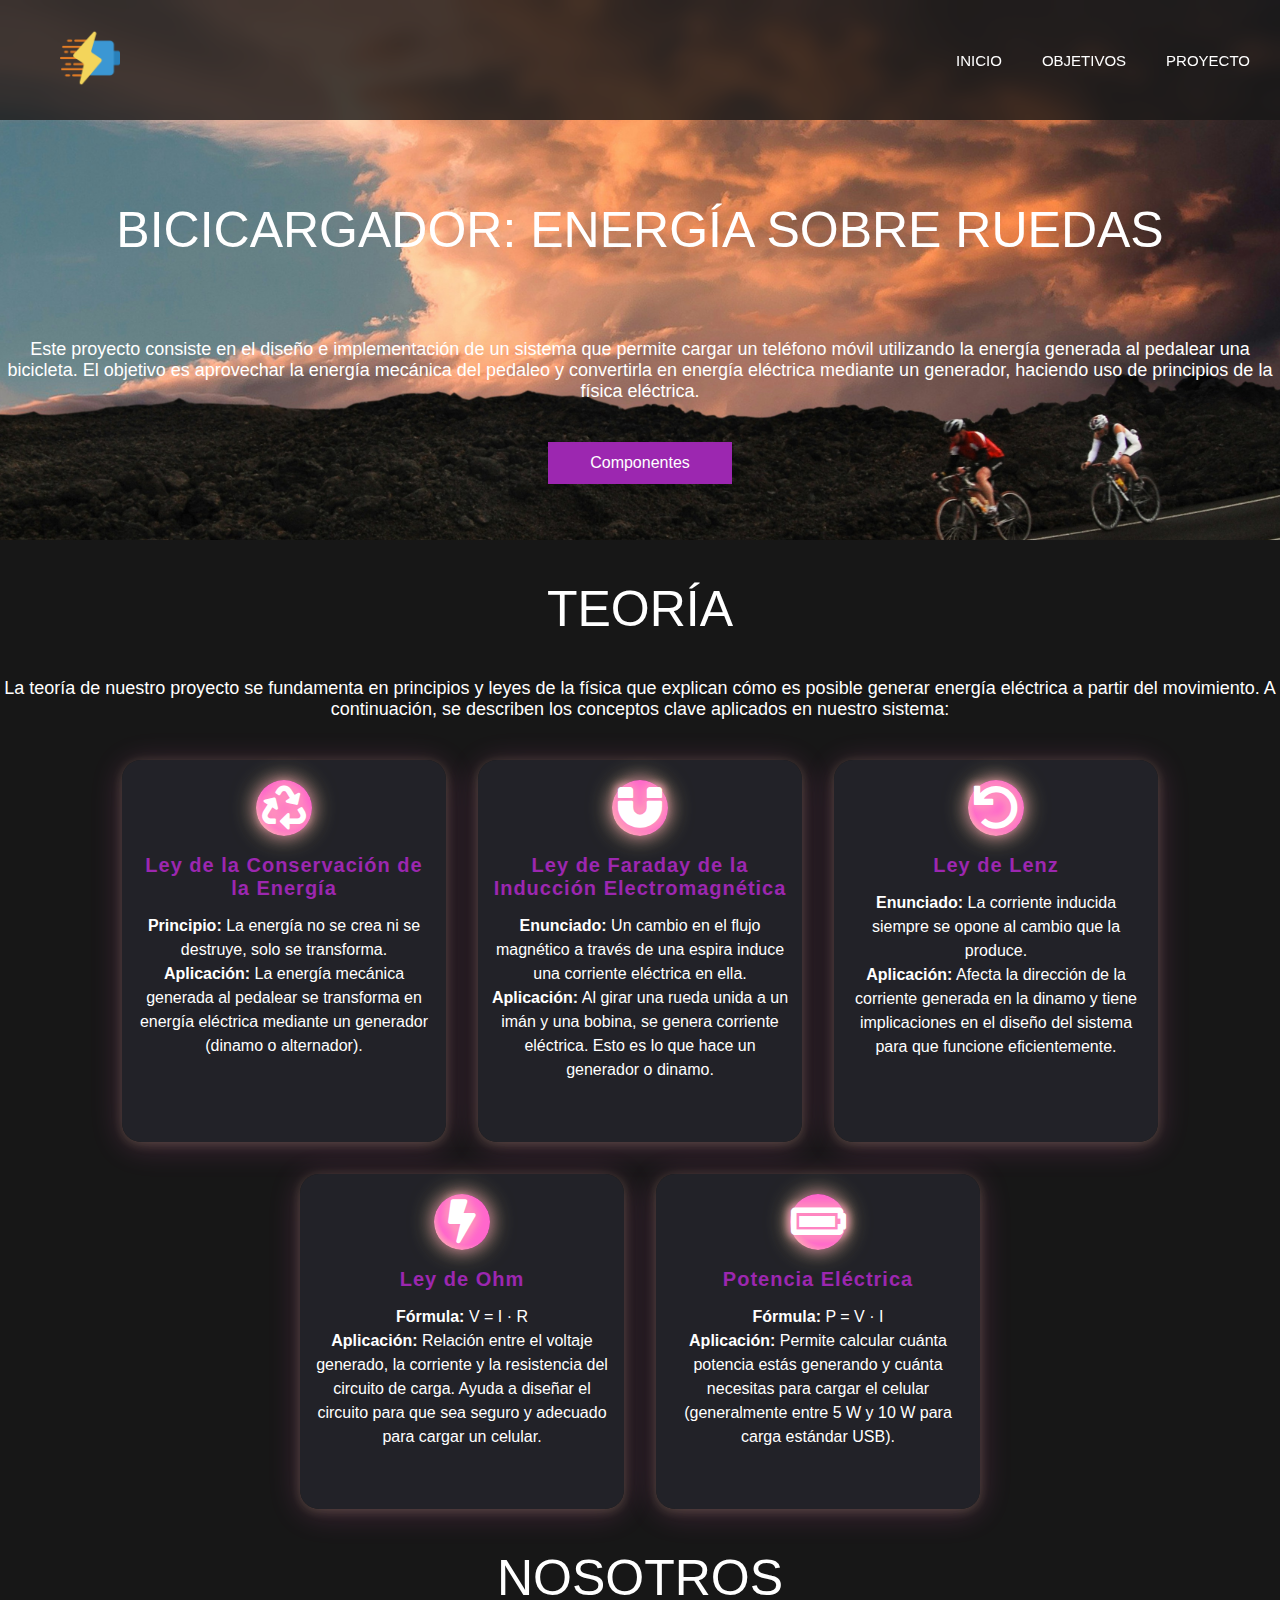
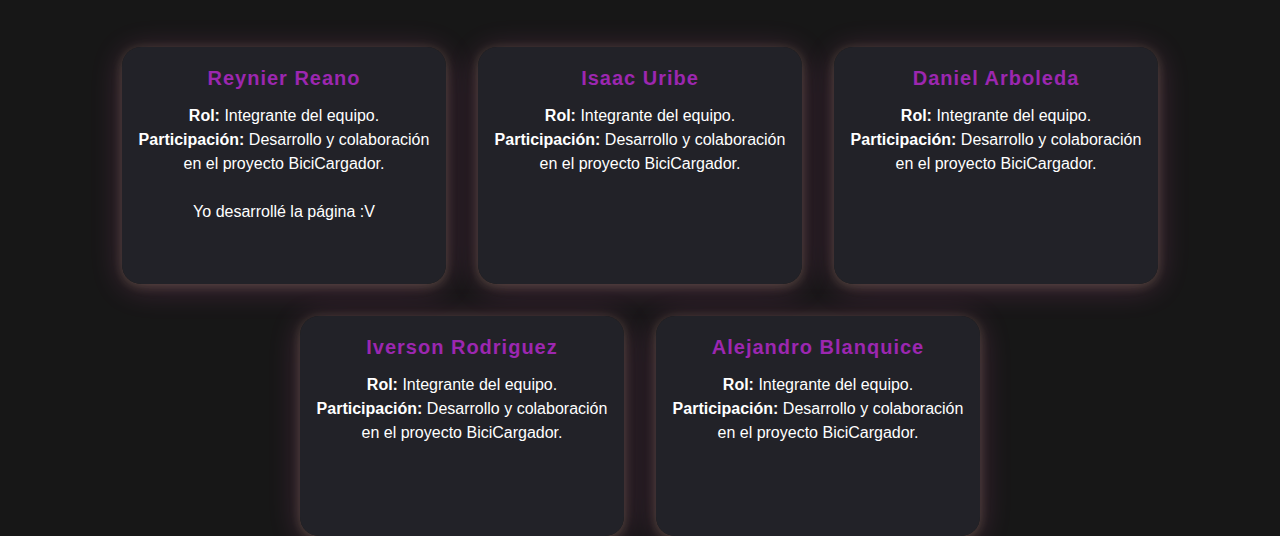
<file: index.html>
<!DOCTYPE html>
<html lang="en">
<head>
    <meta charset="UTF-8">
    
    <meta name="viewport" content="width=device-width, initial-scale=1.0">
    <link rel="stylesheet" href="https://cdnjs.cloudflare.com/ajax/libs/font-awesome/5.15.1/css/all.min.css">
    <link rel="stylesheet" href="style.css">
    <link rel="preconnect" href="https://fonts.googleapis.com">
    <title>PROYECTO</title>
</head>
<body>
    <div class="head">
        <div class="logo">
            <a href="#">
                <img src="img/bateria.png" alt="Logo" style="height:60px;">
            </a>
        </div>
        <nav class="navbar">
            <a href="index.html">Inicio</a>
            <a href="objetivos.html">Objetivos</a>
            <a href="Proyecto.html">Proyecto</a>
        </nav>
    </div>

    <header class="content header">
        
        <p><br><br><br><br><br>
            <h2 class="title">BiciCargador: Energía sobre ruedas</h2>
        </p>
        <div class="descripcion-proyecto">
            <p>
                Este proyecto consiste en el diseño e implementación de un sistema que permite cargar un teléfono móvil utilizando la energía generada al pedalear una bicicleta. El objetivo es aprovechar la energía mecánica del pedaleo y convertirla en energía eléctrica mediante un generador, haciendo uso de principios de la física eléctrica.
            </p>
        </div>
        <div class="btn-home">
            <a href="SaberMas.html" class="btn">Componentes</a>
        </div>
    </header>

    <section class="content sau">
    <h2 class="title">Teoría</h2>
    <div class="teoria-texto">
        <p>
            La teoría de nuestro proyecto se fundamenta en principios y leyes de la física que explican cómo es posible generar energía eléctrica a partir del movimiento. A continuación, se describen los conceptos clave aplicados en nuestro sistema:
        </p>
    </div>
    <div class="box-container">
        <div class="box">
            <i class="fas fa-recycle"></i>
            <h3>Ley de la Conservación de la Energía</h3>
            <p>
                <strong>Principio:</strong> La energía no se crea ni se destruye, solo se transforma.<br>
                <strong>Aplicación:</strong> La energía mecánica generada al pedalear se transforma en energía eléctrica mediante un generador (dinamo o alternador).
            </p>
        </div>
        <div class="box">
            <i class="fas fa-magnet"></i>
            <h3>Ley de Faraday de la Inducción Electromagnética</h3>
            <p>
                <strong>Enunciado:</strong> Un cambio en el flujo magnético a través de una espira induce una corriente eléctrica en ella.<br>
                <strong>Aplicación:</strong> Al girar una rueda unida a un imán y una bobina, se genera corriente eléctrica. Esto es lo que hace un generador o dinamo.
            </p>
        </div>
        <div class="box">
            <i class="fas fa-undo"></i>
            <h3>Ley de Lenz</h3>
            <p>
                <strong>Enunciado:</strong> La corriente inducida siempre se opone al cambio que la produce.<br>
                <strong>Aplicación:</strong> Afecta la dirección de la corriente generada en la dinamo y tiene implicaciones en el diseño del sistema para que funcione eficientemente.
            </p>
        </div>
        <div class="box">
            <i class="fas fa-bolt"></i>
            <h3>Ley de Ohm</h3>
            <p>
                <strong>Fórmula:</strong> V = I &middot; R<br>
                <strong>Aplicación:</strong> Relación entre el voltaje generado, la corriente y la resistencia del circuito de carga. Ayuda a diseñar el circuito para que sea seguro y adecuado para cargar un celular.
            </p>
        </div>
        <div class="box">
            <i class="fas fa-battery-full"></i>
            <h3>Potencia Eléctrica</h3>
            <p>
                <strong>Fórmula:</strong> P = V &middot; I<br>
                <strong>Aplicación:</strong> Permite calcular cuánta potencia estás generando y cuánta necesitas para cargar el celular (generalmente entre 5 W y 10 W para carga estándar USB).
            </p>
        </div>
    </div>
</section>

<section class="content about">
    <h2 class="title">Nosotros</h2>
    <div class="box-container">
        <div class="box">
            <h3>Reynier Reano</h3>
            <p>
                <strong>Rol:</strong> Integrante del equipo.<br>
                <strong>Participación:</strong> Desarrollo y colaboración en el proyecto BiciCargador.<br><br>
                Yo desarrollé la página :V
            </p>
        </div>
        <div class="box">
            <h3>Isaac Uribe</h3>
            <p>
                <strong>Rol:</strong> Integrante del equipo.<br>
                <strong>Participación:</strong> Desarrollo y colaboración en el proyecto BiciCargador.
            </p>
        </div>
        <div class="box">
            <h3>Daniel Arboleda</h3>
            <p>
                <strong>Rol:</strong> Integrante del equipo.<br>
                <strong>Participación:</strong> Desarrollo y colaboración en el proyecto BiciCargador.
            </p>
        </div>
        <div class="box">
            <h3>Iverson Rodriguez</h3>
            <p>
                <strong>Rol:</strong> Integrante del equipo.<br>
                <strong>Participación:</strong> Desarrollo y colaboración en el proyecto BiciCargador.
            </p>
        </div>
        <div class="box">
            <h3>Alejandro Blanquice</h3>
            <p>
                <strong>Rol:</strong> Integrante del equipo.<br>
                <strong>Participación:</strong> Desarrollo y colaboración en el proyecto BiciCargador.
            </p>
        </div>
    </div>
</section>

<script>
const logo = document.querySelector('.logo');
const navbar = document.querySelector('.navbar');
const head = document.querySelector('.head');
const body = document.body;

window.addEventListener('scroll', () => {
    if (window.scrollY > 60) {
        logo.classList.add('hide');
        navbar.classList.add('sticky');
        head.classList.add('compact');
        body.classList.add('body-padding');
    } else {
        logo.classList.remove('hide');
        navbar.classList.remove('sticky');
        head.classList.remove('compact');
        body.classList.remove('body-padding');
    }
});
</script>
</body>
</html>
</file>
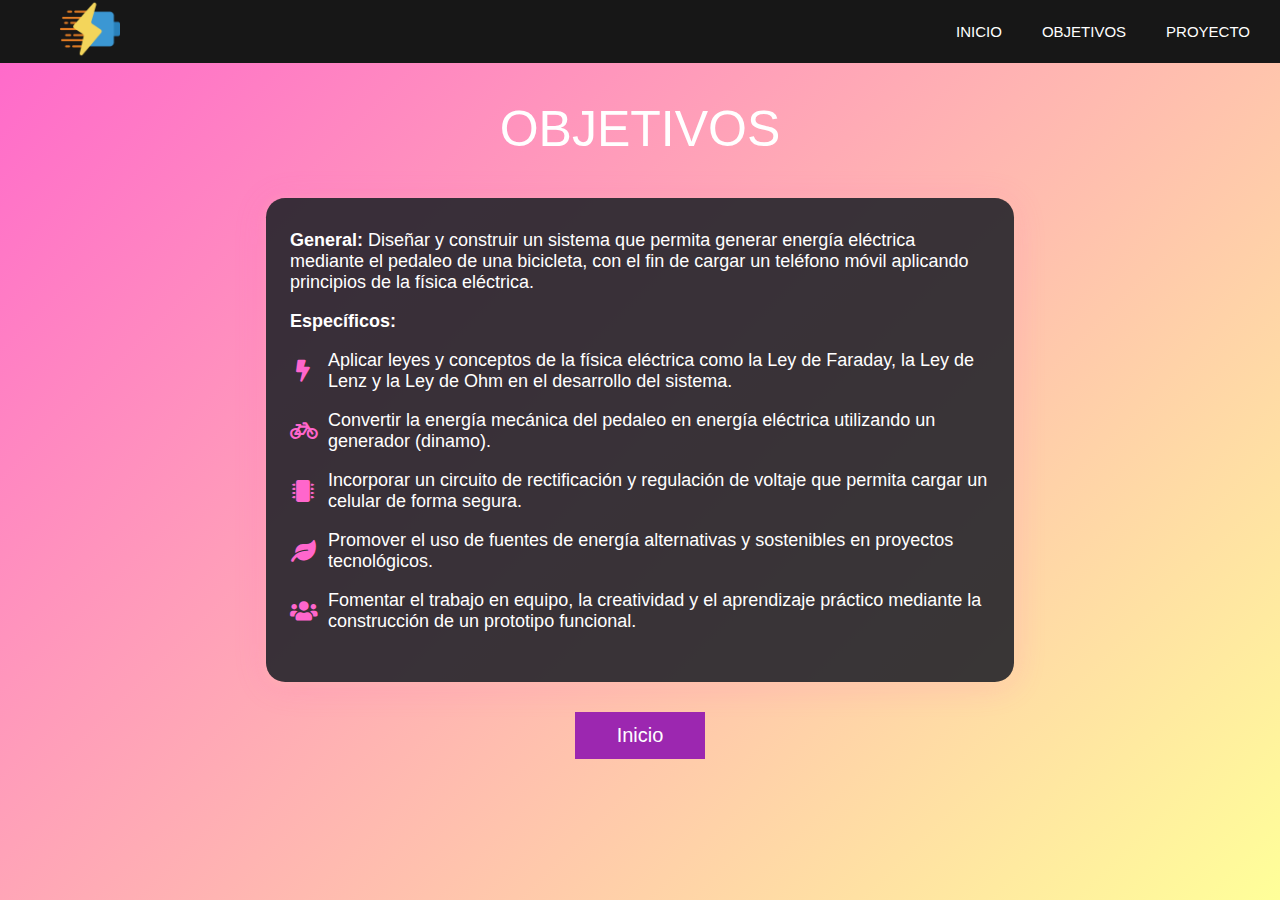
<file: objetivos.html>
<!DOCTYPE html>
<html lang="en">
<head>
    <meta charset="UTF-8">
    <meta name="viewport" content="width=device-width, initial-scale=1.0">
    <title>Objetivos</title>
    <link rel="stylesheet" href="objetivos.css">
    <link rel="stylesheet" href="https://cdnjs.cloudflare.com/ajax/libs/font-awesome/5.15.1/css/all.min.css">
    <link rel="preconnect" href="https://fonts.googleapis.com">
</head>
<body>
    <div class="head">
        <div class="logo">
            <a href="#">
                <img src="img/bateria.png" alt="Logo" style="height:60px;">
            </a>
        </div>
        <nav class="navbar">
            <a href="index.html">Inicio</a>
            <a href="objetivos.html">Objetivos</a>
            <a href="Proyecto.html">Proyecto</a>
        </nav>
    </div>

    <section class="content objetivos">
        <h2 class="title">Objetivos</h2>
        <div class="objetivos-texto">
            <p>
                <strong>General:</strong> Diseñar y construir un sistema que permita generar energía eléctrica mediante el pedaleo de una bicicleta, con el fin de cargar un teléfono móvil aplicando principios de la física eléctrica.
            </p>
            <p><strong>Específicos:</strong></p>
            <ul style="list-style: none; padding-left: 0;">
                <li>
                    <i class="fas fa-bolt"></i>
                    Aplicar leyes y conceptos de la física eléctrica como la Ley de Faraday, la Ley de Lenz y la Ley de Ohm en el desarrollo del sistema.
                </li>
                <li>
                    <i class="fas fa-bicycle"></i>
                    Convertir la energía mecánica del pedaleo en energía eléctrica utilizando un generador (dinamo).
                </li>
                <li>
                    <i class="fas fa-microchip"></i>
                    Incorporar un circuito de rectificación y regulación de voltaje que permita cargar un celular de forma segura.
                </li>
                <li>
                    <i class="fas fa-leaf"></i>
                    Promover el uso de fuentes de energía alternativas y sostenibles en proyectos tecnológicos.
                </li>
                <li>
                    <i class="fas fa-users"></i>
                    Fomentar el trabajo en equipo, la creatividad y el aprendizaje práctico mediante la construcción de un prototipo funcional.
                </li>
            </ul>
        </div>
        <a href="index.html" class="btn">Inicio</a>
    </section>

    <script>
        let lastScroll = 0;
        const logo = document.querySelector('.logo');
        const navbar = document.querySelector('.navbar');
        window.addEventListener('scroll', () => {
            const currentScroll = window.pageYOffset;
            if (currentScroll > lastScroll && currentScroll > 60) {
                // Bajando: ocultar logo y fijar navbar
                logo.classList.add('hide');
                navbar.classList.add('sticky');
            } else {
                // Subiendo: mostrar logo y liberar navbar
                logo.classList.remove('hide');
                navbar.classList.remove('sticky');
            }
            lastScroll = currentScroll;
        });
    </script>
</body>
</html>
</file>
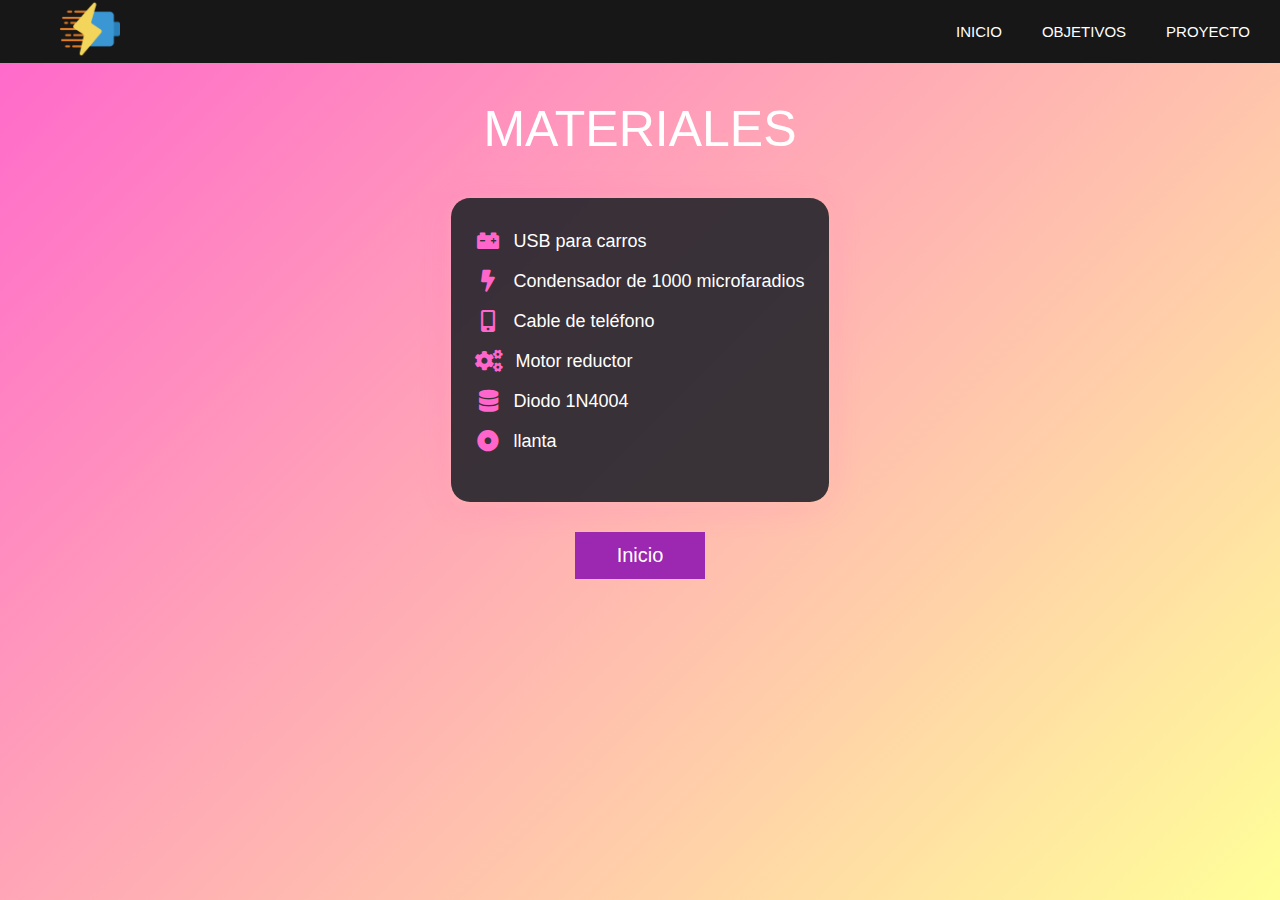
<file: SaberMas.html>
<!DOCTYPE html>
<html lang="en">
<head>
    <meta charset="UTF-8">
    <meta name="viewport" content="width=device-width, initial-scale=1.0">
    <title>Materiales</title>
    <link rel="stylesheet" href="objetivos.css">
    <link rel="stylesheet" href="https://cdnjs.cloudflare.com/ajax/libs/font-awesome/5.15.1/css/all.min.css">
    <link rel="preconnect" href="https://fonts.googleapis.com">
</head>
<body>
    <div class="head">
        <div class="logo">
            <a href="#">
                <img src="img/bateria.png" alt="Logo" style="height:60px;">
            </a>
        </div>
        <nav class="navbar">
            <a href="index.html">Inicio</a>
            <a href="objetivos.html">Objetivos</a>
            <a href="Proyecto.html">Proyecto</a>
        </nav>
    </div>

    <section class="content materiales">
        <h2 class="title">Materiales</h2>
        <div class="objetivos-texto">
            <ul style="list-style: none; padding-left: 0;">
                <li><i class="fas fa-car-battery"></i> USB para carros</li>
                <li><i class="fas fa-bolt"></i> Condensador de 1000 microfaradios</li>
                <li><i class="fas fa-mobile-alt"></i> Cable de teléfono</li>
                <li><i class="fas fa-cogs"></i> Motor reductor</li>
                <li><i class="fas fa-database"></i> Diodo 1N4004</li>
                <li><i class="fas fa-dot-circle"></i> llanta</li>
            </ul>
        </div>
        <a href="index.html" class="btn">Inicio</a>
    </section>

    <script>
        let lastScroll = 0;
        const logo = document.querySelector('.logo');
        const navbar = document.querySelector('.navbar');
        window.addEventListener('scroll', () => {
            const currentScroll = window.pageYOffset;
            if (currentScroll > lastScroll && currentScroll > 60) {
                logo.classList.add('hide');
                navbar.classList.add('sticky');
            } else {
                logo.classList.remove('hide');
                navbar.classList.remove('sticky');
            }
            lastScroll = currentScroll;
        });
    </script>
</body>
</html>
</file>
<file: style.css>
* {
    margin: 0;
    padding: 0;
    border: 0;
    font-size: 100%;
    vertical-align: baseline;
}

body {
    text-align: center;
    font-family: sans-serif;
    transition: padding-top 0.4s;
}

.head {
    display: flex;
    align-items: center;
    justify-content: space-between;
    height: 120px;
    background: rgba(23, 23, 23, 0.8);
    backdrop-filter: blur(8px);
    position: fixed;
    width: 100%;
    z-index: 100;
    transition: height 0.4s;
}

.head.compact {
    height: 63px;
}

.navbar {
    display: flex;
    margin-right: 10px;
    transition: top 0.5s ease, background 0.3s;
    position: relative;
    z-index: 100;
}

.logo {
    margin-left: 60px;
    transition: opacity 0.5s, transform 0.5s;
}

.logo.hide {
    opacity: 0;
    transform: translateY(-40px);
    pointer-events: none;
    height: 0 !important;
    margin: 0 !important;
    padding: 0 !important;
    overflow: hidden;
}

.logo a {
    text-decoration: none;
    color: white;
    text-transform: uppercase;
    font-size: 20px;
}

.navbar a {
    display: block;
    padding: 23px 20px;
    color: #fff;
    text-decoration: none;
    text-transform: uppercase;
    font-size: 15px;
}

.navbar a:hover {
    background: #3b3b3b;
}

.header {
    display: flex;
    flex-direction: column;
    justify-content: center;
    align-items: center;
    height: 60vh !important;
    background: url(img/oscar-aguilar-elias-B5p9If-Xic8-unsplash.jpg) center 5% no-repeat;
    background-size: cover;
    background-attachment: fixed;
    position: relative;
}

.title {
    margin-bottom: 40px;
    font-size: 50px;
    font-weight: 500;
    text-transform: uppercase;
    color: #fff;
}

p {
    margin-bottom: 40px;
    font-size: 18px;
    color: #fff;
}

.btn {
    display: inline-block;
    margin-top: 15px;
    padding: 10px 40px;
    border: 2px solid #9c27b0;
    color: #fff;
    text-decoration: none;
    background: #9c27b0;
}
.btn:hover {
    background: transparent;
    color: #9c27b0;
}
.btn-home {
    display: flex;
}
.btn-home a {
    margin: 0 10px;
}

.content {
    /* Elimina margin-top y padding-top aquí */
}

.sau {
    padding: 40px 0;
    background: #171717;
}

.box-container {
    display: flex;
    justify-content: center;
    align-items: stretch;
    flex-wrap: wrap;
    gap: 32px;
    margin-top: 32px;
}

.box {
    background: #23232ae6;
    border-radius: 1.2rem;
    box-shadow: 0 4px 32px 0 #ff66cc33, 0 2px 12px 0 #ffff9933;
    padding: 20px 12px;
    width: 300px;
    min-height: 180px;
    margin: 0;
    color: #fff;
    transition: transform 0.2s, box-shadow 0.2s;
    display: flex;
    flex-direction: column;
    align-items: center;
    text-align: center;
}

.box:hover {
    transform: translateY(-10px) scale(1.04);
    box-shadow: 0 8px 40px 0 #ff66cc77, 0 4px 20px 0 #ffff9977;
}

.box i {
    display: flex;
    align-items: center;
    justify-content: center;
    font-size: 44px;
    height: 3.5rem;
    width: 3.5rem;
    margin-bottom: 18px;
    border-radius: 50%;
    background: radial-gradient(circle at 60% 40%, #ff66cc 60%, #ffff99 100%);
    color: #fff;
    box-shadow: 0 0 16px #ff66cc88, 0 0 24px #ffff99aa;
    text-shadow: 0 0 8px #ff66cc, 0 0 12px #ffff99;
}

.box h3 {
    font-size: 22px;
    margin-bottom: 14px;
    color: #ffff99;
    text-align: center;
    font-weight: 600;
    letter-spacing: 1px;
}

.box p {
    font-size: 16px;
    color: #fff;
    text-align: center;
    line-height: 1.5;
}
.box-container .box h3 {
    font-size: 20px;
    color: #9c27b0;
}
.box-container .box p {
    font-size: 16px;
    color: #fff;
}

.about {
    background: #171717;
}

@media (max-width: 900px) {
    .objetivos-texto {
        max-width: 95vw;
        padding: 24px 8px;
    }
    .title {
        font-size: 36px;
    }
    .video-container iframe,
    .video-container video {
        max-width: 95vw;
        height: 220px;
    }
}

@media (max-width: 600px) {
    .head {
        flex-direction: column;
        height: 120px;
        padding-bottom: 0;
        padding-top: 10px;
        transition: height 0.4s;
    }
    .head.compact {
        height: 63px !important;
        transition: height 0.4s;
    }
    .logo {
        margin-left: 0;
        margin-top: 10px;
        margin-bottom: 10px;
        transition: opacity 0.3s;
    }
    .logo img {
        height: 40px;
    }
    .navbar {
        flex-direction: row;
        justify-content: center;
        align-items: center;
        margin-right: 0;
        width: 100%;
        background: #171717;
        padding-bottom: 10px;
    }
    .navbar a {
        padding: 12px 10px;
        font-size: 16px;
        width: auto;
    }
    .title {
        font-size: 26px;
        margin-bottom: 24px;
    }
    .objetivos-texto {
        padding: 16px 4px;
        font-size: 15px;
    }
    .objetivos-texto ul li,
    .funcionamiento-centrado p {
        font-size: 15px;
        gap: 7px;
    }
    .objetivos-texto i,
    .funcionamiento-centrado i {
        font-size: 18px;
        min-width: 20px;
    }
    .video-container iframe,
    .video-container video {
        max-width: 98vw;
        height: 160px;
    }
}

.navbar.sticky {
    position: fixed;
    top: 0;
    left: 0;
    width: 100%;
    background: #111;
    box-shadow: 0 2px 8px rgba(0,0,0,0.2);
}
</file>
<file: objetivos.css>
* {
    margin: 0;
    padding: 0;
    border: 0;
    font-size: 100%;
    vertical-align: baseline;
}

body {
    min-height: 100vh;
    background: linear-gradient(135deg, #ff66cc 0%, #ffff99 100%);
    text-align: center;
    font-family: sans-serif;
}

.head {
    display: flex;
    align-items: center;
    justify-content: space-between;
    height: 63px;
    background: #171717;
    position: fixed;
    width: 100%;
    z-index: 100;
}

.logo {
    margin-left: 60px;    transition: opacity 0.3s;
}

.logo a {
    text-decoration: none;
    color: white;
    text-transform: uppercase;
    font-size: 20px;
}

.logo img {
    height: 60px;
}

.logo.hide {
    opacity: 0;
    pointer-events: none;
    transition: opacity 0.3s;
}
.logo {
    transition: opacity 0.3s;
}

.navbar {
    display: flex;
    margin-right: 10px;
}

.navbar a {
    display: block;
    padding: 23px 20px;
    color: #fff;
    text-decoration: none;
    text-transform: uppercase;
    font-size: 15px;
}

.navbar a:hover {
    background: #3b3b3b;
}

.content {
    min-height: 50vh;
    display: flex;
    flex-direction: column;
    justify-content: center;
    align-items: center;
    padding: 100px 10px 40px 10px; /* padding-top aumentado por el header fijo */
}

.title {
    margin-bottom: 40px;
    font-size: 50px;
    font-weight: 500;
    text-transform: uppercase;
    color: #fff;
}

.objetivos-texto {
    max-width: 700px;
    margin: 0 auto;
    background: #23232ae6;
    border-radius: 1.2rem;
    box-shadow: 0 4px 32px 0 #ff66cc33, 0 2px 12px 0 #ffff9933;
    padding: 32px 24px;
    color: #fff;
}

.objetivos-texto p {
    font-size: 18px;
    color: #fff;
    margin-bottom: 18px;
    text-align: left;
}

.objetivos-texto ul {
    list-style: none;
    padding-left: 0;
    margin: 0;
}

.objetivos-texto ul li {
    margin-bottom: 18px;
    font-size: 18px;
    color: #fff;
    display: flex;
    align-items: center;
    gap: 12px;
    text-align: left;
}

.objetivos-texto i {
    color: #ff66cc;
    font-size: 22px;
    min-width: 26px;
    text-align: center;
}

.btn {
    display: inline-block;
    margin-top: 15px;
    padding: 10px 40px;
    border: 2px solid #9c27b0;
    color: #fff;
    text-decoration: none;
    background: #9c27b0;
    border-radius: 0;
    font-size: 20px;
    font-weight: 400;
    transition: background 0.2s, color 0.2s;
}

.btn:hover {
    background: transparent;
    color: #9c27b0;
}
.btn {
    display: inline-block;
    margin: 30px auto 0 auto;
    padding: 10px 40px;
    border: 2px solid #9c27b0;
    color: #fff;
    text-decoration: none;
    background: #9c27b0;
    border-radius: 0;
    font-size: 20px;
    font-weight: 400;
    transition: background 0.2s, color 0.2s;
}

.btn:hover {
    background: transparent;
    color: #9c27b0;
}

.center-btn {
    display: flex;
    justify-content: center;
    width: 100%;
}

@media (max-width: 900px) {
    .objetivos-texto {
        max-width: 95vw;
        padding: 24px 8px;
    }
    .title {
        font-size: 36px;
    }
    .content {
        padding: 90px 2vw 30px 2vw;
    }
    .video-container iframe,
    .video-container video {
        max-width: 95vw;
        height: 220px;
    }
}

@media (max-width: 600px) {
    .head {
        flex-direction: column;
        height: auto;
        padding-bottom: 0;
        padding-top: 10px;
    }
    .logo {
        margin-left: 0;
        margin-top: 10px;
        margin-bottom: 10px;
    }
    .logo img {
        height: 40px;
    }
    .navbar {
        flex-direction: row; /* Cambia a fila */
        justify-content: center;
        align-items: center;
        margin-right: 0;
        width: 100%;
        background: #171717;
        padding-bottom: 10px;
    }
    .navbar a {
        padding: 12px 10px;
        font-size: 16px;
        width: auto;
    }
    .content {
        padding: 120px 2vw 20px 2vw;
    }
    .title {
        font-size: 26px;
        margin-bottom: 24px;
    }
    .objetivos-texto {
        padding: 16px 4px;
        font-size: 15px;
    }
    .objetivos-texto ul li,
    .funcionamiento-centrado p {
        font-size: 15px;
        gap: 7px;
    }
    .objetivos-texto i,
    .funcionamiento-centrado i {
        font-size: 18px;
        min-width: 20px;
    }
    .video-container iframe,
    .video-container video {
        max-width: 98vw;
        height: 160px;
    }
}
</file>
